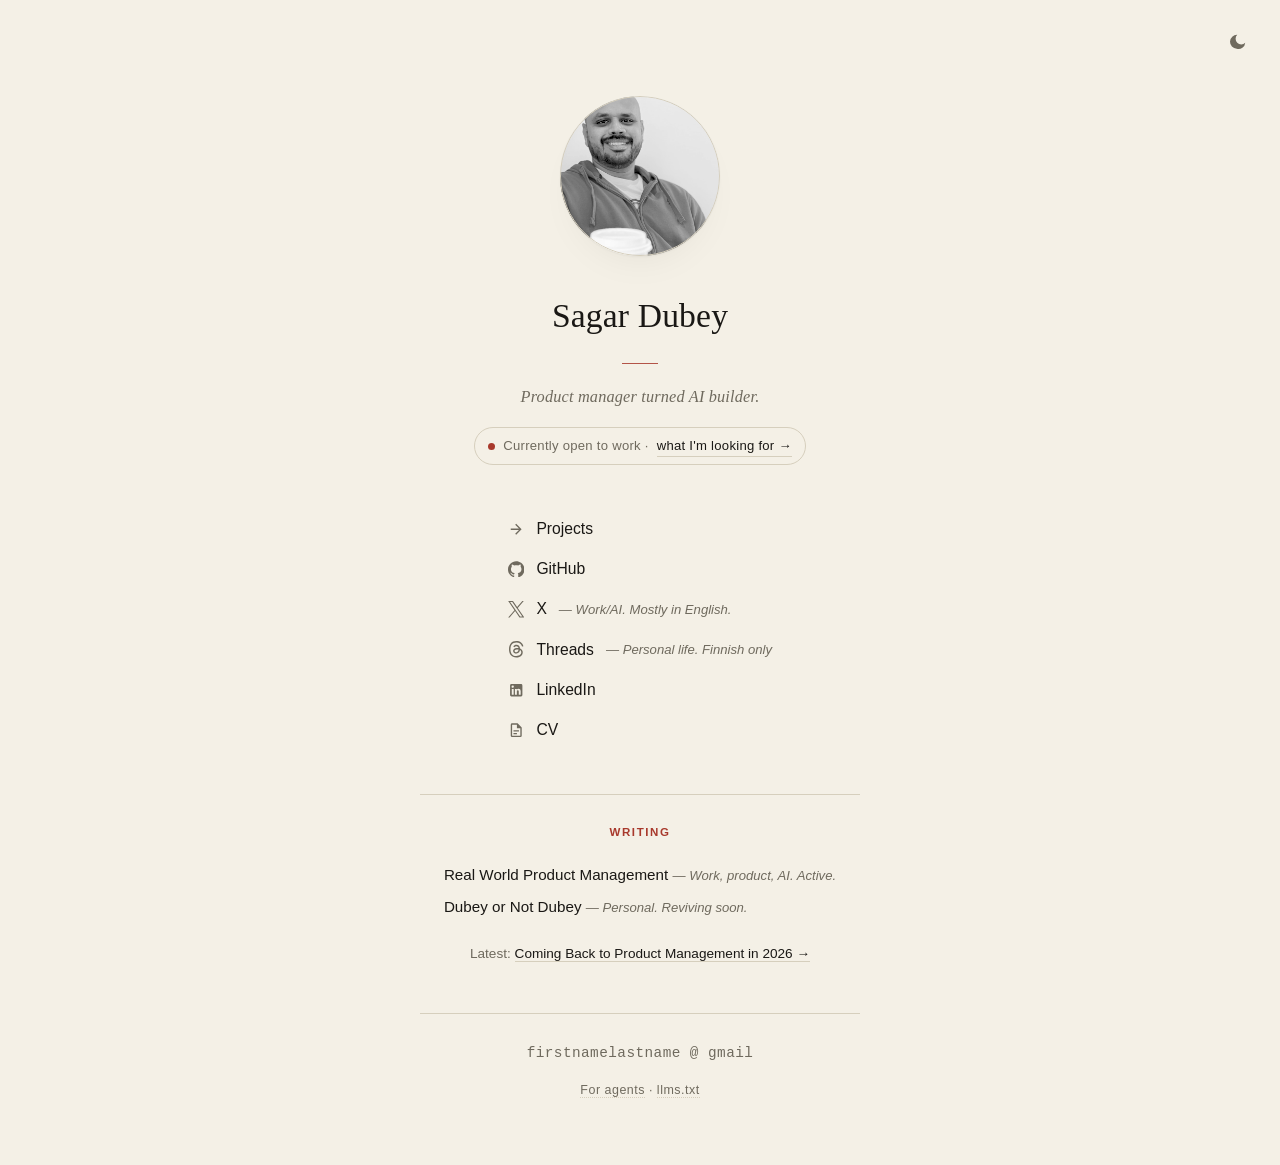
<file: index.html>
<!doctype html>
<html lang="en">
<head>
  <meta charset="utf-8" />
  <meta name="viewport" content="width=device-width, initial-scale=1" />
  <title>Sagar Dubey — Product manager turned AI builder</title>
  <meta name="description" content="Product manager with 15 years of experience, now building with AI. Open to work — full-time or contract, in person across UAE and Europe, remote globally." />

  <meta property="og:type" content="website" />
  <meta property="og:site_name" content="Sagar Dubey" />
  <meta property="og:title" content="Sagar Dubey — Product manager turned AI builder" />
  <meta property="og:description" content="15 years in product, now building with AI. Open to work across UAE, Europe, and remote." />
  <meta property="og:url" content="https://sagardubey.com/" />
  <meta property="og:image" content="https://sagardubey.com/og.jpg" />
  <meta property="og:image:width" content="1200" />
  <meta property="og:image:height" content="630" />
  <meta property="og:image:alt" content="Sagar Dubey — Product manager turned AI builder" />

  <meta name="twitter:card" content="summary_large_image" />
  <meta name="twitter:site" content="@dubeyornotdubey" />
  <meta name="twitter:creator" content="@dubeyornotdubey" />
  <meta name="twitter:title" content="Sagar Dubey — Product manager turned AI builder" />
  <meta name="twitter:description" content="15 years in product, now building with AI. Open to work across UAE, Europe, and remote." />
  <meta name="twitter:image" content="https://sagardubey.com/og.jpg" />

  <link rel="stylesheet" href="style.css" />
  <script>
    // Restore manual theme override before paint to avoid flash.
    (function () {
      try {
        var t = localStorage.getItem('theme');
        if (t === 'dark' || t === 'light') {
          document.documentElement.setAttribute('data-theme', t);
        }
      } catch (e) {}
    })();
  </script>
</head>
<body>
  <svg width="0" height="0" style="position:absolute" aria-hidden="true">
    <defs>
      <filter id="portrait">
        <feColorMatrix type="matrix" values="0.33 0.33 0.33 0 0
                                             0.33 0.33 0.33 0 0
                                             0.33 0.33 0.33 0 0
                                             0    0    0    1 0"/>
        <feComponentTransfer>
          <feFuncR tableValues="0.18 0.55 0.97"/>
          <feFuncG tableValues="0.10 0.38 0.93"/>
          <feFuncB tableValues="0.08 0.28 0.85"/>
        </feComponentTransfer>
      </filter>
    </defs>
  </svg>

  <button class="toggle" type="button" aria-label="Toggle theme" title="Toggle theme" onclick="toggleTheme()">
    <svg class="sun" viewBox="0 0 24 24" aria-hidden="true"><path fill="currentColor" d="M12 7a5 5 0 1 0 0 10 5 5 0 0 0 0-10zm0-5a1 1 0 0 1 1 1v2a1 1 0 1 1-2 0V3a1 1 0 0 1 1-1zm0 17a1 1 0 0 1 1 1v2a1 1 0 1 1-2 0v-2a1 1 0 0 1 1-1zM4.22 4.22a1 1 0 0 1 1.42 0l1.41 1.41a1 1 0 0 1-1.41 1.42L4.22 5.64a1 1 0 0 1 0-1.42zm12.73 12.73a1 1 0 0 1 1.41 0l1.42 1.41a1 1 0 0 1-1.42 1.42l-1.41-1.42a1 1 0 0 1 0-1.41zM2 12a1 1 0 0 1 1-1h2a1 1 0 1 1 0 2H3a1 1 0 0 1-1-1zm17 0a1 1 0 0 1 1-1h2a1 1 0 1 1 0 2h-2a1 1 0 0 1-1-1zM4.22 19.78a1 1 0 0 1 0-1.42l1.41-1.41a1 1 0 1 1 1.42 1.41l-1.42 1.42a1 1 0 0 1-1.41 0zm12.73-12.73a1 1 0 0 1 0-1.42l1.41-1.41a1 1 0 1 1 1.42 1.42l-1.42 1.41a1 1 0 0 1-1.41 0z"/></svg>
    <svg class="moon" viewBox="0 0 24 24" aria-hidden="true"><path fill="currentColor" d="M21.64 13a9 9 0 0 1-11.31 7.95A9 9 0 0 1 11 2.36a7 7 0 0 0 10.64 10.64z"/></svg>
  </button>
  <script>
    function toggleTheme() {
      var html = document.documentElement;
      var current = html.getAttribute('data-theme')
        || (window.matchMedia('(prefers-color-scheme: dark)').matches ? 'dark' : 'light');
      var next = current === 'dark' ? 'light' : 'dark';
      html.setAttribute('data-theme', next);
      try { localStorage.setItem('theme', next); } catch (e) {}
    }
  </script>

  <main class="card">
    <div class="avatar-frame portrait">
      <img src="profile-photo.jpeg" alt="Sagar Dubey" />
    </div>

    <h1>Sagar Dubey</h1>
    <span class="rule" aria-hidden="true"></span>
    <p class="tagline">Product manager turned AI builder.</p>
    <p class="status">
      <span class="dot" aria-hidden="true"></span>
      Currently open to work · <a href="work.html">what I'm looking for →</a>
    </p>

    <ul class="links">
      <li>
        <a href="projects.html">
          <svg class="icon" viewBox="0 0 24 24" aria-hidden="true"><path fill="currentColor" d="M4 11v2h12l-5.5 5.5l1.42 1.42L19.84 12l-7.92-7.92L10.5 5.5L16 11z"/></svg>
          <span>Projects</span>
        </a>
      </li>
      <li>
        <a href="https://github.com/sagarinbabel" target="_blank" rel="noopener">
          <svg class="icon" viewBox="0 0 24 24" aria-hidden="true"><path fill="currentColor" d="M12 .297c-6.63 0-12 5.373-12 12 0 5.303 3.438 9.8 8.205 11.385.6.113.82-.258.82-.577 0-.285-.01-1.04-.015-2.04-3.338.724-4.042-1.61-4.042-1.61C4.422 18.07 3.633 17.7 3.633 17.7c-1.087-.744.084-.729.084-.729 1.205.084 1.838 1.236 1.838 1.236 1.07 1.835 2.809 1.305 3.495.998.108-.776.417-1.305.76-1.605-2.665-.3-5.466-1.332-5.466-5.93 0-1.31.465-2.38 1.235-3.22-.135-.303-.54-1.523.105-3.176 0 0 1.005-.322 3.3 1.23.96-.267 1.98-.399 3-.405 1.02.006 2.04.138 3 .405 2.28-1.552 3.285-1.23 3.285-1.23.645 1.653.24 2.873.12 3.176.765.84 1.23 1.91 1.23 3.22 0 4.61-2.805 5.625-5.475 5.92.42.36.81 1.096.81 2.22 0 1.606-.015 2.896-.015 3.286 0 .315.21.69.825.57C20.565 22.092 24 17.592 24 12.297c0-6.627-5.373-12-12-12"/></svg>
          <span>GitHub</span>
        </a>
      </li>
      <li>
        <a href="https://x.com/dubeyornotdubey" target="_blank" rel="noopener">
          <svg class="icon" viewBox="0 0 24 24" aria-hidden="true"><path fill="currentColor" d="M14.234 10.162 22.977 0h-2.072l-7.591 8.824L7.251 0H.258l9.168 13.343L.258 24H2.33l8.016-9.318L16.749 24h6.993zm-2.837 3.299-.929-1.329L3.076 1.56h3.182l5.965 8.532.929 1.329 7.754 11.09h-3.182z"/></svg>
          <span>X</span>
          <span class="note">— Work/AI. Mostly in English.</span>
        </a>
      </li>
      <li>
        <a href="https://www.threads.net/@sagar_at_home" target="_blank" rel="noopener">
          <svg class="icon" viewBox="0 0 24 24" aria-hidden="true"><path fill="currentColor" d="M12.186 24h-.007c-3.581-.024-6.334-1.205-8.184-3.509C2.35 18.44 1.5 15.586 1.472 12.01v-.017c.03-3.579.879-6.43 2.525-8.482C5.845 1.205 8.6.024 12.18 0h.014c2.746.02 5.043.725 6.826 2.098 1.677 1.29 2.858 3.13 3.509 5.467l-2.04.569c-1.104-3.96-3.898-5.984-8.304-6.015-2.91.022-5.11.936-6.54 2.717C4.307 6.504 3.616 8.914 3.589 12c.027 3.086.718 5.496 2.057 7.164 1.43 1.783 3.631 2.698 6.54 2.717 2.623-.02 4.358-.631 5.8-2.045 1.647-1.613 1.618-3.593 1.09-4.798-.31-.71-.873-1.3-1.634-1.75-.192 1.352-.622 2.446-1.284 3.272-.886 1.102-2.14 1.704-3.73 1.79-1.202.065-2.361-.218-3.259-.801-1.063-.689-1.685-1.74-1.752-2.964-.065-1.19.408-2.285 1.33-3.082.88-.76 2.119-1.207 3.583-1.291a13.853 13.853 0 0 1 3.02.142c-.126-.742-.375-1.332-.75-1.757-.513-.586-1.308-.883-2.359-.89h-.029c-.844 0-1.992.232-2.721 1.32L7.734 7.847c.98-1.454 2.568-2.256 4.478-2.256h.044c3.194.02 5.097 1.975 5.287 5.388.108.046.216.094.321.142 1.49.7 2.58 1.761 3.154 3.07.797 1.82.871 4.79-1.548 7.158-1.85 1.81-4.094 2.628-7.277 2.65Zm1.003-11.69c-.242 0-.487.007-.739.021-1.836.103-2.98.946-2.916 2.143.067 1.256 1.452 1.839 2.784 1.767 1.224-.065 2.818-.543 3.086-3.71a10.5 10.5 0 0 0-2.215-.221z"/></svg>
          <span>Threads</span>
          <span class="note">— Personal life. Finnish only</span>
        </a>
      </li>
      <li>
        <a href="https://www.linkedin.com/in/dubeysagar/" target="_blank" rel="noopener">
          <svg class="icon" viewBox="0 0 24 24" aria-hidden="true"><path fill="currentColor" d="M19 3a2 2 0 0 1 2 2v14a2 2 0 0 1-2 2H5a2 2 0 0 1-2-2V5a2 2 0 0 1 2-2zm-.5 15.5v-5.3a3.26 3.26 0 0 0-3.26-3.26c-.85 0-1.84.52-2.32 1.3v-1.11h-2.79v8.37h2.79v-4.93c0-.77.62-1.4 1.39-1.4a1.4 1.4 0 0 1 1.4 1.4v4.93zM6.88 8.56a1.68 1.68 0 0 0 1.68-1.68c0-.93-.75-1.69-1.68-1.69a1.69 1.69 0 0 0-1.69 1.69c0 .93.76 1.68 1.69 1.68m1.39 9.94v-8.37H5.5v8.37z"/></svg>
          <span>LinkedIn</span>
        </a>
      </li>
      <li>
        <a href="cv.pdf" target="_blank" rel="noopener">
          <svg class="icon" viewBox="0 0 24 24" aria-hidden="true"><path fill="currentColor" d="M6 2a2 2 0 0 0-2 2v16a2 2 0 0 0 2 2h12a2 2 0 0 0 2-2V8l-6-6zm0 2h7v5h5v11H6zm2 8v2h8v-2zm0 4v2h5v-2z"/></svg>
          <span>CV</span>
        </a>
      </li>
    </ul>

    <section class="writing">
      <h2>Writing</h2>
      <ul>
        <li>
          <a href="https://productmanagement.substack.com/" target="_blank" rel="noopener">
            <span class="pub">Real World Product Management</span>
          </a>
          <span class="note">— Work, product, AI. Active.</span>
        </li>
        <li>
          <a href="https://sagardubey.substack.com/" target="_blank" rel="noopener">
            <span class="pub">Dubey or Not Dubey</span>
          </a>
          <span class="note">— Personal. Reviving soon.</span>
        </li>
      </ul>
      <p class="latest">
        Latest: <a href="https://productmanagement.substack.com/p/coming-back-to-product-management" target="_blank" rel="noopener">Coming Back to Product Management in 2026 →</a>
      </p>
    </section>

    <p class="contact">firstnamelastname @ gmail</p>

    <p class="agents-link">
      <a href="agents.md">For agents</a>
      <span aria-hidden="true"> · </span>
      <a href="llms.txt">llms.txt</a>
    </p>
  </main>
</body>
</html>
</file>
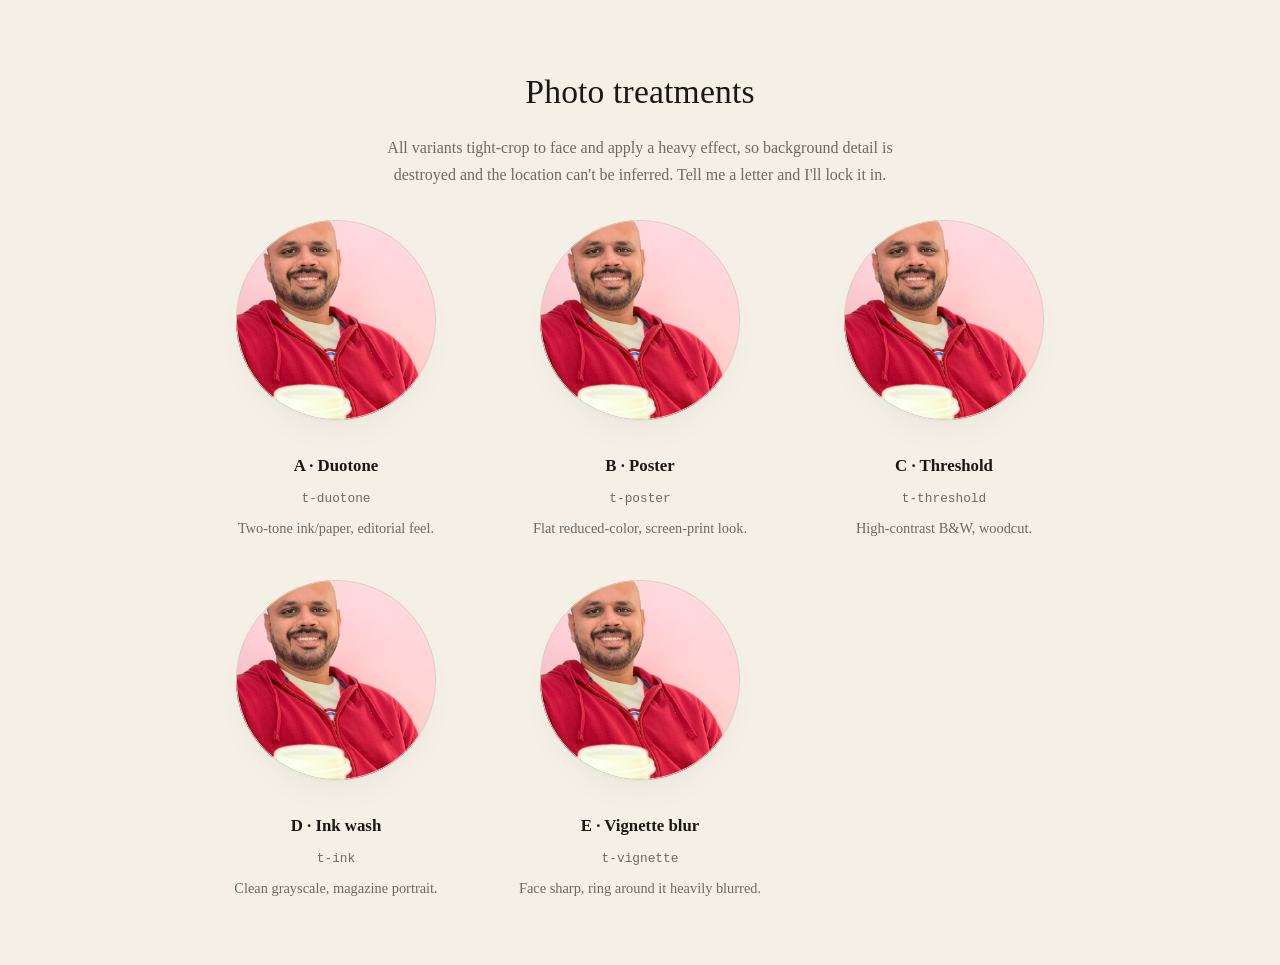
<file: photo-options.html>
<!doctype html>
<html lang="en">
<head>
  <meta charset="utf-8" />
  <meta name="viewport" content="width=device-width, initial-scale=1" />
  <title>Photo treatments — pick one</title>
  <link rel="stylesheet" href="style.css" />
  <style>
    body { display: block; padding: 4rem 1.5rem; }
    .grid {
      display: grid;
      grid-template-columns: repeat(auto-fit, minmax(220px, 1fr));
      gap: 2.5rem 2rem;
      max-width: 880px;
      margin: 2rem auto 0;
    }
    .opt { text-align: center; }
    .opt .avatar-frame { width: 200px; height: 200px; }
    .opt h3 { margin: 1rem 0 0.25rem; font-size: 1.05rem; font-weight: 600; }
    .opt code {
      color: var(--muted);
      font-size: 0.8rem;
      font-family: ui-monospace, "SF Mono", Menlo, monospace;
    }
    .opt p { color: var(--muted); font-size: 0.9rem; margin: 0.4rem 0 0; }
    header { text-align: center; max-width: 560px; margin: 0 auto; }
    header h1 { margin-bottom: 0.5rem; }
    header p { color: var(--muted); }
  </style>
</head>
<body>
  <svg width="0" height="0" style="position:absolute" aria-hidden="true">
    <defs>
      <filter id="duotone">
        <feColorMatrix type="matrix" values="0.33 0.33 0.33 0 0
                                             0.33 0.33 0.33 0 0
                                             0.33 0.33 0.33 0 0
                                             0    0    0    1 0"/>
        <feComponentTransfer>
          <feFuncR tableValues="0.10 0.30 0.96"/>
          <feFuncG tableValues="0.12 0.35 0.92"/>
          <feFuncB tableValues="0.25 0.50 0.85"/>
        </feComponentTransfer>
      </filter>
      <filter id="poster">
        <feComponentTransfer>
          <feFuncR type="discrete" tableValues="0 .4 .8"/>
          <feFuncG type="discrete" tableValues="0 .4 .8"/>
          <feFuncB type="discrete" tableValues="0 .4 .8"/>
        </feComponentTransfer>
      </filter>
      <filter id="threshold">
        <feColorMatrix type="matrix" values="0.33 0.33 0.33 0 0
                                             0.33 0.33 0.33 0 0
                                             0.33 0.33 0.33 0 0
                                             0    0    0    1 0"/>
        <feComponentTransfer>
          <feFuncR type="discrete" tableValues="0.05 0.98"/>
          <feFuncG type="discrete" tableValues="0.05 0.98"/>
          <feFuncB type="discrete" tableValues="0.10 0.95"/>
        </feComponentTransfer>
      </filter>
      <filter id="vignette-blur" x="0" y="0" width="100%" height="100%">
        <feGaussianBlur in="SourceGraphic" stdDeviation="14" result="blurred"/>
        <feImage xlink:href="data:image/svg+xml;utf8,<svg xmlns='http://www.w3.org/2000/svg' viewBox='0 0 100 100'><defs><radialGradient id='g' cx='50%25' cy='40%25' r='38%25'><stop offset='0%25' stop-color='white'/><stop offset='70%25' stop-color='white'/><stop offset='100%25' stop-color='black'/></radialGradient></defs><rect width='100' height='100' fill='url(%23g)'/></svg>" result="mask" x="0" y="0" width="100%" height="100%" preserveAspectRatio="none"/>
        <feComposite in="SourceGraphic" in2="mask" operator="in" result="sharpCenter"/>
        <feComposite in="blurred" in2="mask" operator="out" result="blurredEdge"/>
        <feMerge>
          <feMergeNode in="blurredEdge"/>
          <feMergeNode in="sharpCenter"/>
        </feMerge>
      </filter>
    </defs>
  </svg>

  <header>
    <h1>Photo treatments</h1>
    <p>All variants tight-crop to face and apply a heavy effect, so background detail is destroyed and the location can't be inferred. Tell me a letter and I'll lock it in.</p>
  </header>

  <div class="grid">
    <div class="opt">
      <div class="avatar-frame t-duotone"><img src="profile-photo.jpeg" alt="" /></div>
      <h3>A · Duotone</h3>
      <code>t-duotone</code>
      <p>Two-tone ink/paper, editorial feel.</p>
    </div>
    <div class="opt">
      <div class="avatar-frame t-poster"><img src="profile-photo.jpeg" alt="" /></div>
      <h3>B · Poster</h3>
      <code>t-poster</code>
      <p>Flat reduced-color, screen-print look.</p>
    </div>
    <div class="opt">
      <div class="avatar-frame t-threshold"><img src="profile-photo.jpeg" alt="" /></div>
      <h3>C · Threshold</h3>
      <code>t-threshold</code>
      <p>High-contrast B&amp;W, woodcut.</p>
    </div>
    <div class="opt">
      <div class="avatar-frame t-ink"><img src="profile-photo.jpeg" alt="" /></div>
      <h3>D · Ink wash</h3>
      <code>t-ink</code>
      <p>Clean grayscale, magazine portrait.</p>
    </div>
    <div class="opt">
      <div class="avatar-frame t-vignette"><img src="profile-photo.jpeg" alt="" /></div>
      <h3>E · Vignette blur</h3>
      <code>t-vignette</code>
      <p>Face sharp, ring around it heavily blurred.</p>
    </div>
  </div>
</body>
</html>
</file>
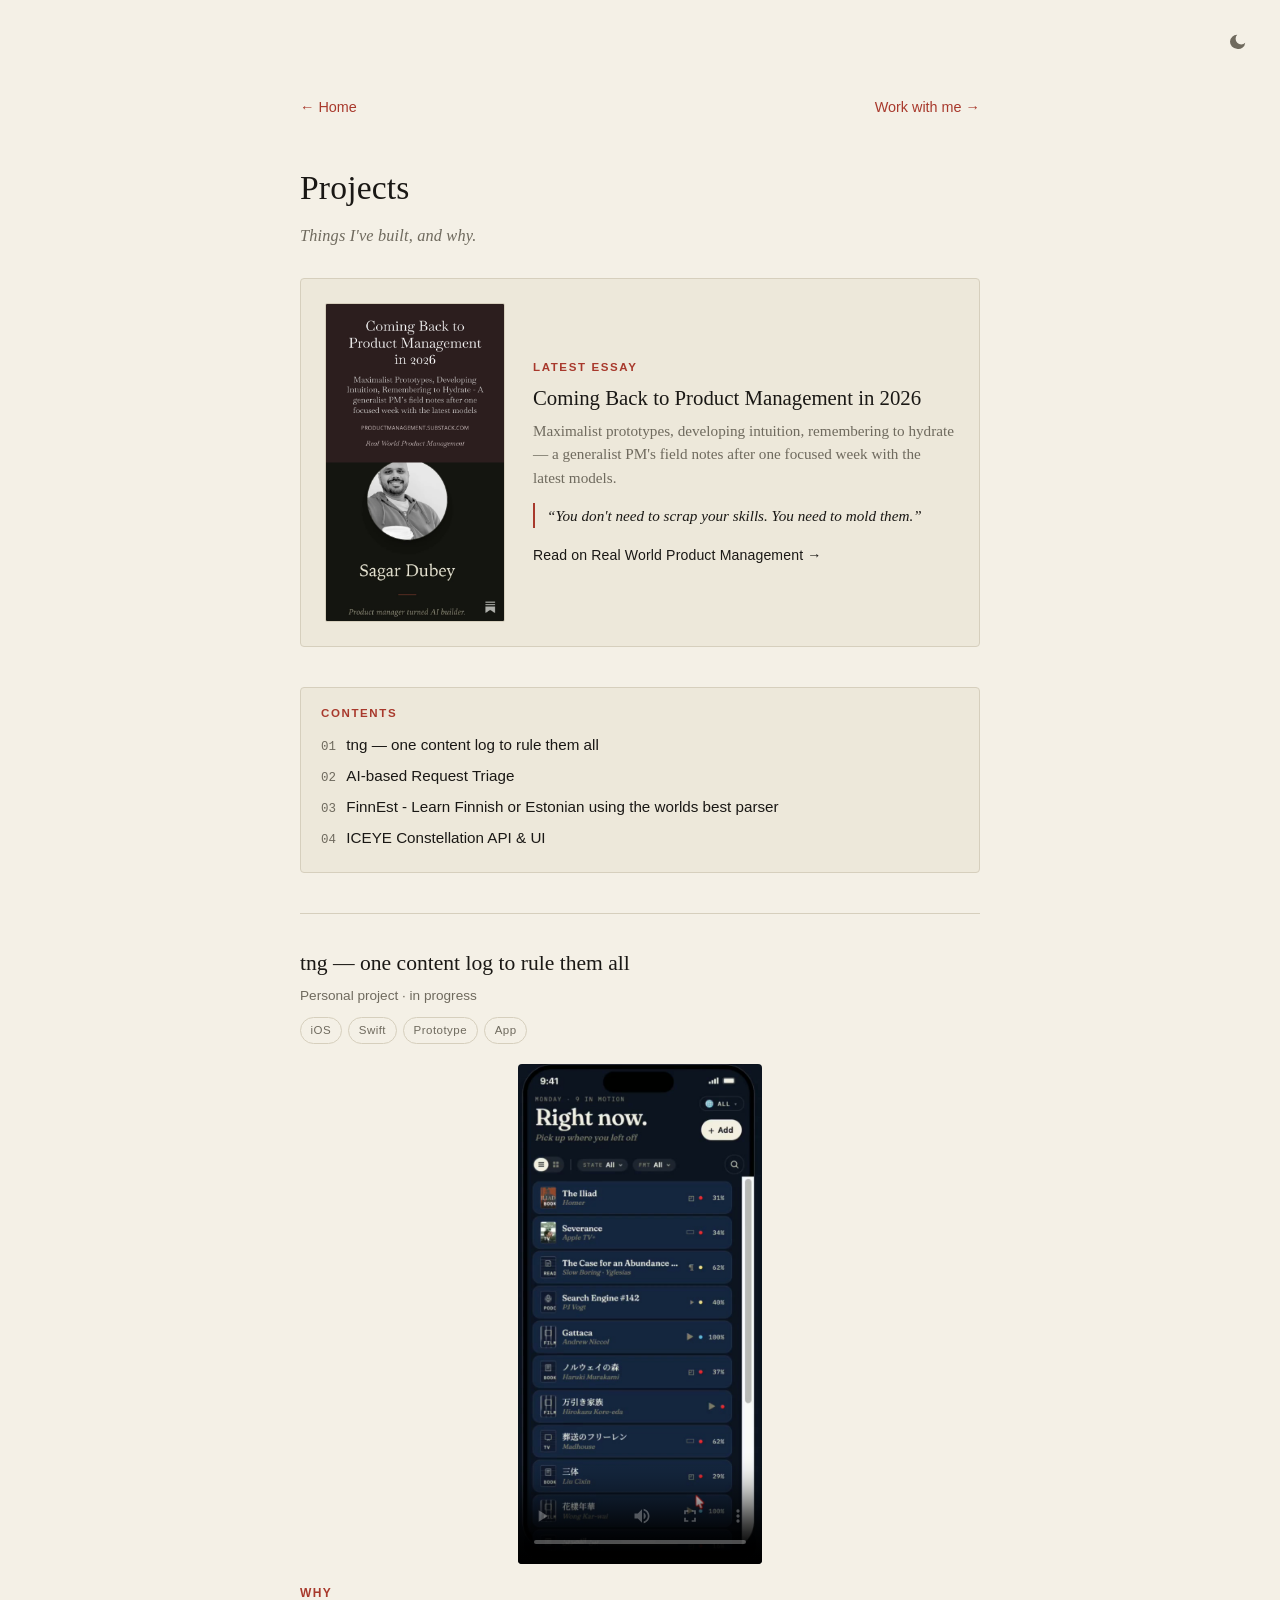
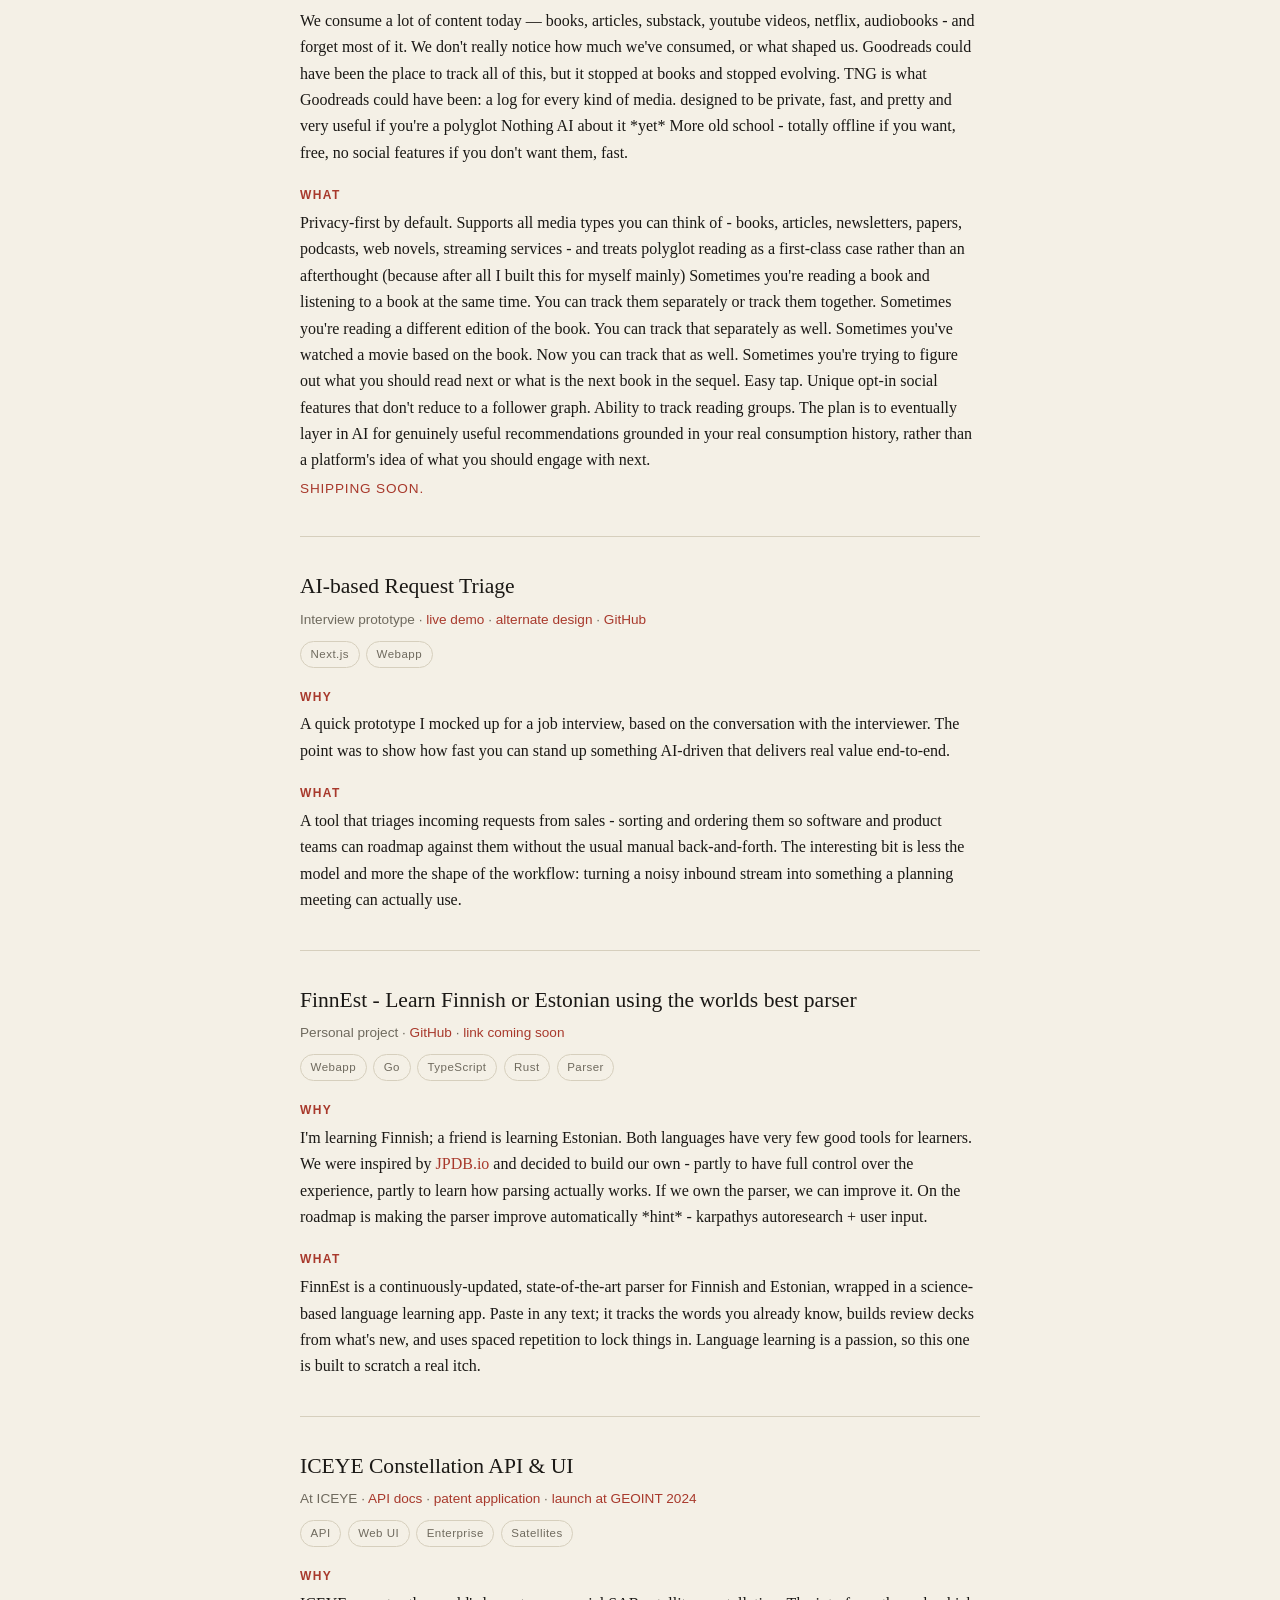
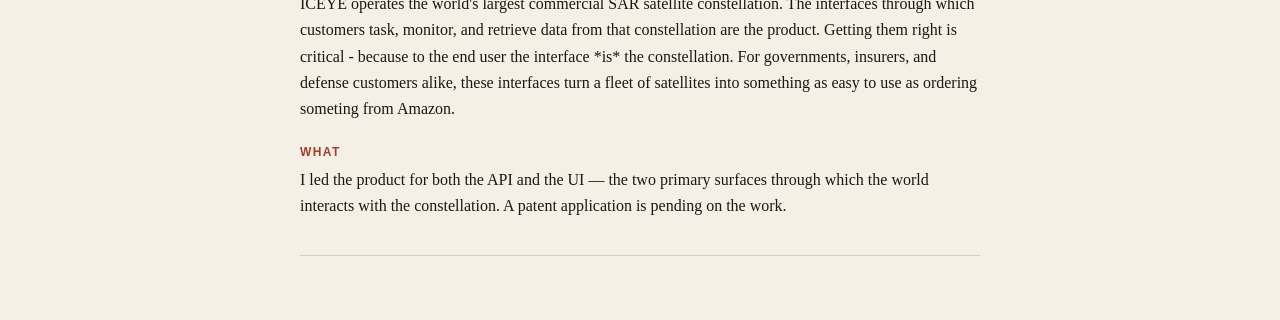
<file: projects.html>
<!doctype html>
<html lang="en">
<head>
  <meta charset="utf-8" />
  <meta name="viewport" content="width=device-width, initial-scale=1" />
  <title>Projects — Sagar Dubey</title>
  <meta name="description" content="Selected projects by Sagar Dubey — TNG (a reading log for everything you read), AI-based request triage, FinnEst, ICEYE Constellation API." />

  <meta property="og:type" content="website" />
  <meta property="og:site_name" content="Sagar Dubey" />
  <meta property="og:title" content="Projects — Sagar Dubey" />
  <meta property="og:description" content="Things I've built, and why. Reading log, AI triage, Finnish/Estonian parser, satellite constellation API." />
  <meta property="og:url" content="https://sagardubey.com/projects" />
  <meta property="og:image" content="https://sagardubey.com/og.jpg" />
  <meta property="og:image:width" content="1200" />
  <meta property="og:image:height" content="630" />
  <meta property="og:image:alt" content="Sagar Dubey — Product manager turned AI builder" />

  <meta name="twitter:card" content="summary_large_image" />
  <meta name="twitter:site" content="@dubeyornotdubey" />
  <meta name="twitter:creator" content="@dubeyornotdubey" />
  <meta name="twitter:title" content="Projects — Sagar Dubey" />
  <meta name="twitter:description" content="Things I've built, and why." />
  <meta name="twitter:image" content="https://sagardubey.com/og.jpg" />

  <link rel="stylesheet" href="style.css" />
  <script>
    (function () {
      try {
        var t = localStorage.getItem('theme');
        if (t === 'dark' || t === 'light') {
          document.documentElement.setAttribute('data-theme', t);
        }
      } catch (e) {}
    })();
  </script>
</head>
<body>
  <button class="toggle" type="button" aria-label="Toggle theme" title="Toggle theme" onclick="toggleTheme()">
    <svg class="sun" viewBox="0 0 24 24" aria-hidden="true"><path fill="currentColor" d="M12 7a5 5 0 1 0 0 10 5 5 0 0 0 0-10zm0-5a1 1 0 0 1 1 1v2a1 1 0 1 1-2 0V3a1 1 0 0 1 1-1zm0 17a1 1 0 0 1 1 1v2a1 1 0 1 1-2 0v-2a1 1 0 0 1 1-1zM4.22 4.22a1 1 0 0 1 1.42 0l1.41 1.41a1 1 0 0 1-1.41 1.42L4.22 5.64a1 1 0 0 1 0-1.42zm12.73 12.73a1 1 0 0 1 1.41 0l1.42 1.41a1 1 0 0 1-1.42 1.42l-1.41-1.42a1 1 0 0 1 0-1.41zM2 12a1 1 0 0 1 1-1h2a1 1 0 1 1 0 2H3a1 1 0 0 1-1-1zm17 0a1 1 0 0 1 1-1h2a1 1 0 1 1 0 2h-2a1 1 0 0 1-1-1zM4.22 19.78a1 1 0 0 1 0-1.42l1.41-1.41a1 1 0 1 1 1.42 1.41l-1.42 1.42a1 1 0 0 1-1.41 0zm12.73-12.73a1 1 0 0 1 0-1.42l1.41-1.41a1 1 0 1 1 1.42 1.42l-1.42 1.41a1 1 0 0 1-1.41 0z"/></svg>
    <svg class="moon" viewBox="0 0 24 24" aria-hidden="true"><path fill="currentColor" d="M21.64 13a9 9 0 0 1-11.31 7.95A9 9 0 0 1 11 2.36a7 7 0 0 0 10.64 10.64z"/></svg>
  </button>
  <script>
    function toggleTheme() {
      var html = document.documentElement;
      var current = html.getAttribute('data-theme')
        || (window.matchMedia('(prefers-color-scheme: dark)').matches ? 'dark' : 'light');
      var next = current === 'dark' ? 'light' : 'dark';
      html.setAttribute('data-theme', next);
      try { localStorage.setItem('theme', next); } catch (e) {}
    }
  </script>

  <main class="card wide">
    <p class="back">
      <a href="index.html">← Home</a>
      <a href="work.html">Work with me →</a>
    </p>
    <h1>Projects</h1>
    <p class="tagline">Things I've built, and why.</p>

    <a class="writing-highlight" href="https://productmanagement.substack.com/p/coming-back-to-product-management" target="_blank" rel="noopener">
      <img class="writing-highlight-cover" src="assets/coming-back-to-pm.jpg" alt="Coming Back to Product Management in 2026 — essay cover" />
      <div class="writing-highlight-body">
        <p class="writing-highlight-label">Latest essay</p>
        <h2>Coming Back to Product Management in 2026</h2>
        <p class="writing-highlight-dek">Maximalist prototypes, developing intuition, remembering to hydrate — a generalist PM's field notes after one focused week with the latest models.</p>
        <p class="writing-highlight-quote">&ldquo;You don't need to scrap your skills. You need to mold them.&rdquo;</p>
        <p class="writing-highlight-cta">Read on Real World Product Management →</p>
      </div>
    </a>

    <nav class="toc" aria-label="Project list">
      <p class="toc-label">Contents</p>
      <ol>
        <li><a href="#tng">tng — one content log to rule them all</a></li>
        <li><a href="#ai-request-triage">AI-based Request Triage</a></li>
        <li><a href="#finnest">FinnEst - Learn Finnish or Estonian using the worlds best parser</a></li>
        <li><a href="#iceye">ICEYE Constellation API &amp; UI</a></li>
      </ol>
    </nav>

    <article class="project" id="tng">
      <h2>tng — one content log to rule them all</h2>
      <p class="meta">
        Personal project · in progress
      </p>
      <ul class="tags" aria-label="Stack and type">
        <li>iOS</li>
        <li>Swift</li>
        <li>Prototype</li>
        <li>App</li>
      </ul>

      <video class="project-video"
             controls
             playsinline
             preload="metadata"
             poster="tng-poster.jpg">
        <source src="tng-prototype.mp4" type="video/mp4" />
        Your browser does not support embedded video.
      </video>

      <h3>Why</h3>
      <p>
        We consume a lot of content today — books, articles, substack, youtube videos, netflix, audiobooks - and forget most of it. 
        We don't really notice how much we've consumed, or
        what shaped us. Goodreads could have been the place to track all
        of this, but it stopped at books and stopped evolving. 
        
        TNG is what Goodreads could have been: a log for every kind of
        media. 
        designed to be private, fast, and pretty and very useful if you're a polyglot

        Nothing AI about it *yet* More old school - totally offline if you want, free, no social features if you don't want them, fast. 
      </p>
      <h3>What</h3>
      <p>
        Privacy-first by default. Supports all media types you can think of - books,
        articles, newsletters, papers, podcasts, web novels, streaming services - and treats polyglot reading as a
        first-class case rather than an afterthought (because after all I built this for myself mainly)

        Sometimes you're reading a book and listening to a book at the same time. You can track them separately or track them together. Sometimes you're reading a different edition of the book. You can track that separately as well. Sometimes you've watched a movie based on the book. Now you can track that as well. Sometimes you're trying to figure out what you should read next or what is the next book in the sequel. Easy tap. 
        
        Unique opt-in social features that don't reduce to a follower graph. Ability to track reading groups.
        The plan is to eventually layer in AI for genuinely useful recommendations grounded in your real consumption history, rather than a platform's idea of what you should engage with next.
      </p>
      <p class="coming-soon">Shipping soon.</p>
    </article>

    <article class="project" id="ai-request-triage">
      <h2>AI-based Request Triage</h2>
      <p class="meta">
        Interview prototype ·
        <a href="https://ai-request-triage.vercel.app" target="_blank" rel="noopener">live demo</a> ·
        <a href="https://ai-request-triage.vercel.app/prototype" target="_blank" rel="noopener">alternate design</a> ·
        <a href="https://github.com/sagarinbabel/solid-octo-sniffle" target="_blank" rel="noopener">GitHub</a>
      </p>
      <ul class="tags" aria-label="Stack and type">
        <li>Next.js</li>
        <li>Webapp</li>
      </ul>
      <h3>Why</h3>
      <p>
        A quick prototype I mocked up for a job interview, based on
        the conversation with the interviewer. The point was to show
        how fast you can stand up something AI-driven that delivers
        real value end-to-end.
      </p>
      <h3>What</h3>
      <p>
        A tool that triages incoming requests from sales - sorting and
        ordering them so software and product teams can roadmap against
        them without the usual manual back-and-forth. The interesting
        bit is less the model and more the shape of the workflow: turning
        a noisy inbound stream into something a planning meeting can
        actually use.
      </p>
    </article>

    <article class="project" id="finnest">
      <h2>FinnEst - Learn Finnish or Estonian using the worlds best parser</h2>
      <p class="meta">
        Personal project ·
        <a href="https://github.com/sagarinbabel/finnestdb" target="_blank" rel="noopener">GitHub</a> ·
        <a href="#" rel="noopener">link coming soon</a>
      </p>
      <ul class="tags" aria-label="Stack and type">
        <li>Webapp</li>
        <li>Go</li>
        <li>TypeScript</li>
        <li>Rust</li>
        <li>Parser</li>
      </ul>
      <h3>Why</h3>
      <p>
        I'm learning Finnish; a friend is learning Estonian. Both
        languages have very few good tools for learners. We were
        inspired by <a href="https://jpdb.io" target="_blank" rel="noopener">JPDB.io</a>
        and decided to build our own - partly to have full control over
        the experience, partly to learn how parsing actually works. If we own the parser, we can improve it. On the roadmap is making the parser improve automatically *hint* - karpathys autoresearch + user input. 
      </p>
      <h3>What</h3>
      <p>
        FinnEst is a continuously-updated, state-of-the-art parser
        for Finnish and Estonian, wrapped in a science-based language
        learning app. Paste in any text; it tracks the words you
        already know, builds review decks from what's new, and uses
        spaced repetition to lock things in. Language learning is
        a passion, so this one is built to scratch a real itch.
      </p>
    </article>

    <article class="project" id="iceye">
      <h2>ICEYE Constellation API &amp; UI</h2>
      <p class="meta">
        At ICEYE ·
        <a href="https://docs.iceye.com/constellation/api/" target="_blank" rel="noopener">API docs</a> ·
        <a href="https://patents.google.com/?inventor=Sagar+Dubey" target="_blank" rel="noopener">patent application</a> ·
        <a href="https://www.linkedin.com/posts/natalia-g%C3%B3mez-125869_geoint2024-iceye-ugcPost-7193248809001345025-a0ON" target="_blank" rel="noopener">launch at GEOINT 2024</a>
      </p>
      <ul class="tags" aria-label="Stack and type">
        <li>API</li>
        <li>Web UI</li>
        <li>Enterprise</li>
        <li>Satellites</li>
      </ul>
      <h3>Why</h3>
      <p>
        ICEYE operates the world's largest commercial SAR satellite
        constellation. 
        The interfaces through which customers task,
        monitor, and retrieve data from that constellation are the
        product. 
        Getting them right is critical - because to the end user the interface *is* the constellation.   
        For governments, insurers, and defense customers alike, these interfaces turn a fleet of satellites into something as easy to use as ordering someting from Amazon.
      </p>
      <h3>What</h3>
      <p>
        I led the product for both the API and the UI — the two
        primary surfaces through which the world interacts with the
        constellation. A patent application is pending on the work.
      </p>
    </article>
  </main>
</body>
</html>
</file>
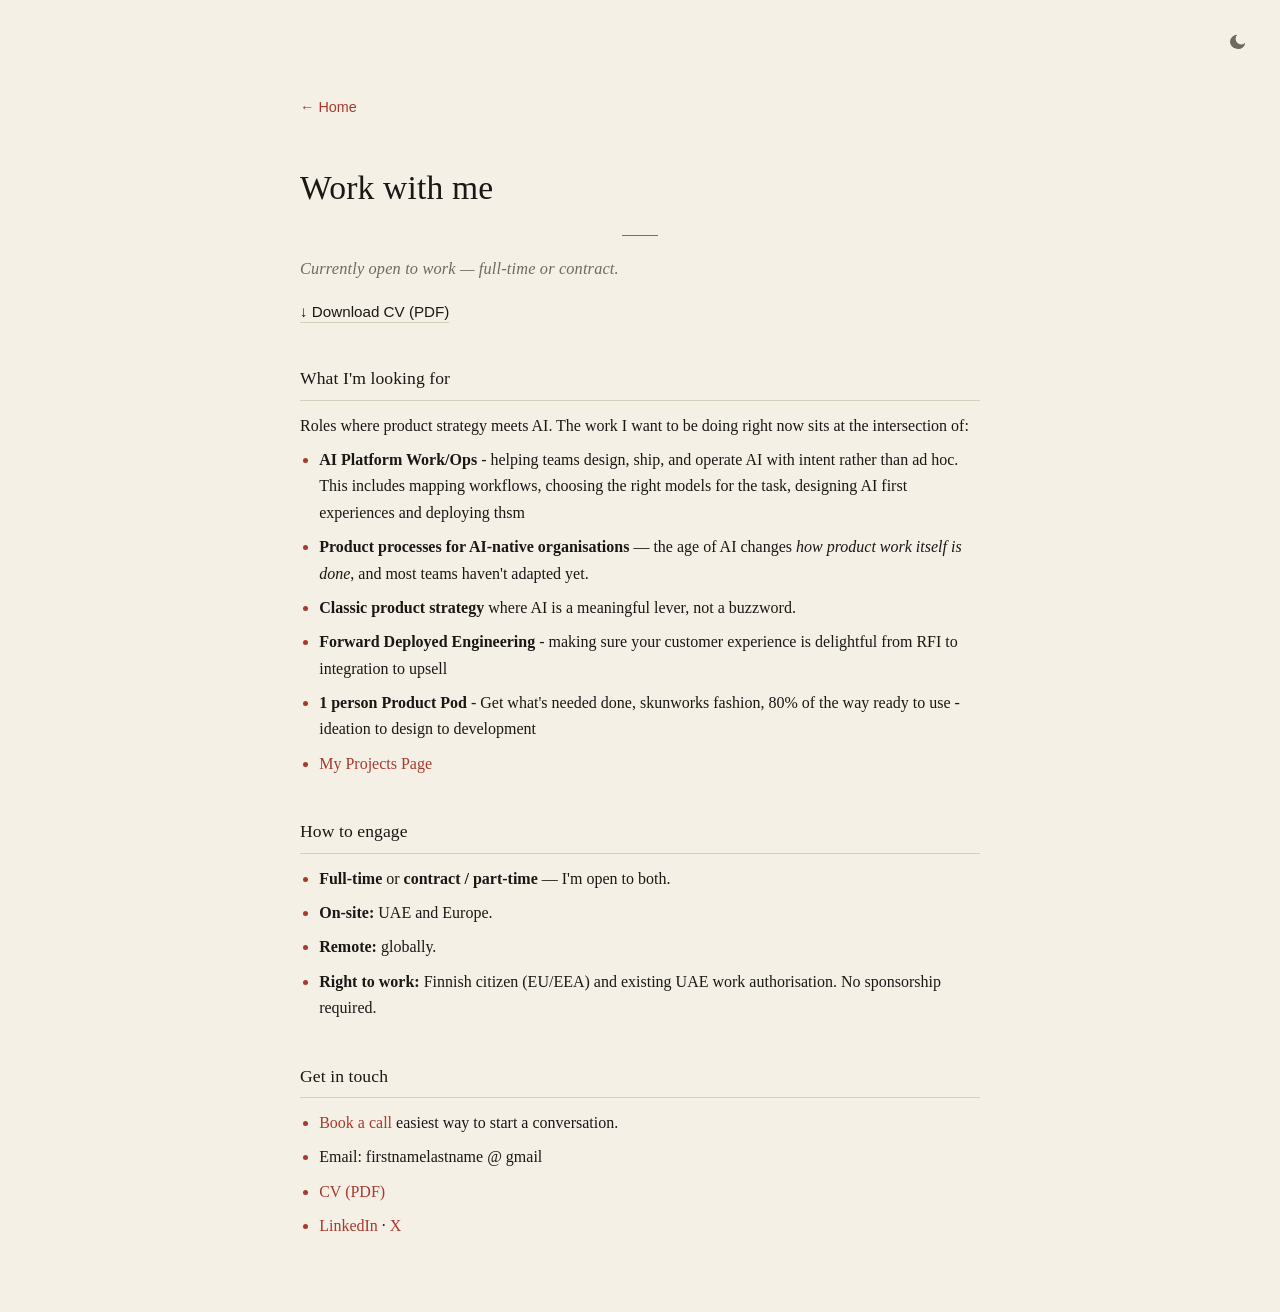
<file: work.html>
<!doctype html>
<html lang="en">
<head>
  <meta charset="utf-8" />
  <meta name="viewport" content="width=device-width, initial-scale=1" />
  <title>Work with me — Sagar Dubey</title>
  <meta name="description" content="Currently open to work — full-time or contract, in product + AI. On-site UAE and Europe, remote globally. Finnish citizen with UAE work authorisation, no sponsorship needed." />

  <meta property="og:type" content="website" />
  <meta property="og:site_name" content="Sagar Dubey" />
  <meta property="og:title" content="Work with me — Sagar Dubey" />
  <meta property="og:description" content="Currently open to work — full-time or contract, in product + AI. UAE, Europe, remote. No sponsorship needed." />
  <meta property="og:url" content="https://sagardubey.com/work" />
  <meta property="og:image" content="https://sagardubey.com/og.jpg" />
  <meta property="og:image:width" content="1200" />
  <meta property="og:image:height" content="630" />
  <meta property="og:image:alt" content="Sagar Dubey — Product manager turned AI builder" />

  <meta name="twitter:card" content="summary_large_image" />
  <meta name="twitter:site" content="@dubeyornotdubey" />
  <meta name="twitter:creator" content="@dubeyornotdubey" />
  <meta name="twitter:title" content="Work with me — Sagar Dubey" />
  <meta name="twitter:description" content="Currently open to work — full-time or contract, in product + AI. UAE, Europe, remote. No sponsorship needed." />
  <meta name="twitter:image" content="https://sagardubey.com/og.jpg" />

  <link rel="stylesheet" href="style.css" />
  <script>
    (function () {
      try {
        var t = localStorage.getItem('theme');
        if (t === 'dark' || t === 'light') {
          document.documentElement.setAttribute('data-theme', t);
        }
      } catch (e) {}
    })();
  </script>
</head>
<body>
  <button class="toggle" type="button" aria-label="Toggle theme" title="Toggle theme" onclick="toggleTheme()">
    <svg class="sun" viewBox="0 0 24 24" aria-hidden="true"><path fill="currentColor" d="M12 7a5 5 0 1 0 0 10 5 5 0 0 0 0-10zm0-5a1 1 0 0 1 1 1v2a1 1 0 1 1-2 0V3a1 1 0 0 1 1-1zm0 17a1 1 0 0 1 1 1v2a1 1 0 1 1-2 0v-2a1 1 0 0 1 1-1zM4.22 4.22a1 1 0 0 1 1.42 0l1.41 1.41a1 1 0 0 1-1.41 1.42L4.22 5.64a1 1 0 0 1 0-1.42zm12.73 12.73a1 1 0 0 1 1.41 0l1.42 1.41a1 1 0 0 1-1.42 1.42l-1.41-1.42a1 1 0 0 1 0-1.41zM2 12a1 1 0 0 1 1-1h2a1 1 0 1 1 0 2H3a1 1 0 0 1-1-1zm17 0a1 1 0 0 1 1-1h2a1 1 0 1 1 0 2h-2a1 1 0 0 1-1-1zM4.22 19.78a1 1 0 0 1 0-1.42l1.41-1.41a1 1 0 1 1 1.42 1.41l-1.42 1.42a1 1 0 0 1-1.41 0zm12.73-12.73a1 1 0 0 1 0-1.42l1.41-1.41a1 1 0 1 1 1.42 1.42l-1.42 1.41a1 1 0 0 1-1.41 0z"/></svg>
    <svg class="moon" viewBox="0 0 24 24" aria-hidden="true"><path fill="currentColor" d="M21.64 13a9 9 0 0 1-11.31 7.95A9 9 0 0 1 11 2.36a7 7 0 0 0 10.64 10.64z"/></svg>
  </button>
  <script>
    function toggleTheme() {
      var html = document.documentElement;
      var current = html.getAttribute('data-theme')
        || (window.matchMedia('(prefers-color-scheme: dark)').matches ? 'dark' : 'light');
      var next = current === 'dark' ? 'light' : 'dark';
      html.setAttribute('data-theme', next);
      try { localStorage.setItem('theme', next); } catch (e) {}
    }
  </script>

  <main class="card wide">
    <p class="back"><a href="index.html">← Home</a></p>

    <h1>Work with me</h1>
    <span class="rule" aria-hidden="true"></span>
    <p class="tagline">Currently open to work — full-time or contract.</p>

    <p class="cv-link">
      <a href="cv.pdf" target="_blank" rel="noopener">↓ Download CV (PDF)</a>
    </p>

    <section class="work-section">
      <h2>What I'm looking for</h2>
      <p>
        Roles where product strategy meets AI. The work
        I want to be doing right now sits at the intersection of:
      </p>
      <ul>
        <li><strong>AI Platform Work/Ops</strong> - helping teams design, ship, and operate AI with intent rather than ad hoc. This includes mapping workflows, choosing the right models for the task, designing AI first experiences and deploying thsm </li>
        <li><strong>Product processes for AI-native organisations</strong> — the age of AI changes <em>how product work itself is done</em>, and most teams haven't adapted yet.</li>
        <li><strong>Classic product strategy</strong> where AI is a meaningful lever, not a buzzword.</li>
        <li><strong>Forward Deployed Engineering</strong> - making sure your customer experience is delightful from RFI to integration to upsell</li>
        <li><strong>1 person Product Pod</strong> - Get what's needed done, skunworks fashion, 80% of the way ready to use - ideation to design to development</li>
        <li><a href="/projects">My Projects Page</a></li>
      </ul>
    </section>

    <section class="work-section">
      <h2>How to engage</h2>
      <ul>
        <li><strong>Full-time</strong> or <strong>contract / part-time</strong> — I'm open to both.</li>
        <li><strong>On-site:</strong> UAE and Europe.</li>
        <li><strong>Remote:</strong> globally.</li>
        <li><strong>Right to work:</strong> Finnish citizen (EU/EEA) and existing UAE work authorisation. No sponsorship required.</li>
      </ul>
    </section>

    <section class="work-section">
      <h2>Get in touch</h2>
      <ul>
        <li><a href="https://calendar.app.google/69H8YCoThzjbnme59" target="_blank" rel="noopener">Book a call</a> easiest way to start a conversation.</li>
        <li>Email: firstnamelastname @ gmail</li>
        <li><a href="cv.pdf" target="_blank" rel="noopener">CV (PDF)</a></li>
        <li><a href="https://www.linkedin.com/in/dubeysagar/" target="_blank" rel="noopener">LinkedIn</a> · <a href="https://x.com/dubeyornotdubey" target="_blank" rel="noopener">X</a></li>
      </ul>
    </section>
  </main>
</body>
</html>
</file>
<file: style.css>
/* Japanese-Finnish-American: washi paper + sumi ink + vermilion accent.
   Restraint, hairlines, generous negative space. */

/* Light theme — washi paper + sumi ink + vermilion. */
:root {
  --bg: #f4f0e6;
  --surface: #ede8da;
  --fg: #1a1815;
  --muted: #6f6a5e;
  --accent: #a8392c;
  --accent-hover: #862a20;
  --hairline: #d6cfbd;
  --shadow: 0 1px 2px rgba(0,0,0,.04), 0 18px 40px -20px rgba(0,0,0,.08);
}

/* Dark theme — sumi night. Applied when OS prefers dark
   AND no explicit manual override is set. */
@media (prefers-color-scheme: dark) {
  :root {
    --bg: #14130f;
    --surface: #1c1b16;
    --fg: #ebe5d3;
    --muted: #8c8674;
    --accent: #d6604e;
    --accent-hover: #e88472;
    --hairline: #2a2820;
    --shadow: 0 1px 2px rgba(0,0,0,.3), 0 18px 40px -20px rgba(0,0,0,.5);
  }
}

/* Manual overrides — set by the toggle, persisted in localStorage.
   Attribute selectors override the media query above. */
html[data-theme="light"] {
  --bg: #f4f0e6;
  --surface: #ede8da;
  --fg: #1a1815;
  --muted: #6f6a5e;
  --accent: #a8392c;
  --accent-hover: #862a20;
  --hairline: #d6cfbd;
  --shadow: 0 1px 2px rgba(0,0,0,.04), 0 18px 40px -20px rgba(0,0,0,.08);
}

html[data-theme="dark"] {
  --bg: #14130f;
  --surface: #1c1b16;
  --fg: #ebe5d3;
  --muted: #8c8674;
  --accent: #d6604e;
  --accent-hover: #e88472;
  --hairline: #2a2820;
  --shadow: 0 1px 2px rgba(0,0,0,.3), 0 18px 40px -20px rgba(0,0,0,.5);
}

* { box-sizing: border-box; }

html, body {
  margin: 0;
  padding: 0;
  background: var(--bg);
  color: var(--fg);
  font-family: ui-serif, "Iowan Old Style", "Hiragino Mincho ProN", "YuMincho", Georgia, serif;
  line-height: 1.65;
  -webkit-font-smoothing: antialiased;
  transition: background 240ms ease, color 240ms ease;
}

body {
  display: flex;
  justify-content: center;
  min-height: 100vh;
  padding: 6rem 1.5rem 4rem;
  position: relative;
}

/* --- Theme toggle ------------------------------------------------------ */

.toggle {
  position: fixed;
  top: 1.5rem;
  right: 1.5rem;
  width: 36px;
  height: 36px;
  border-radius: 50%;
  display: flex;
  align-items: center;
  justify-content: center;
  cursor: pointer;
  color: var(--muted);
  background: transparent;
  border: none;
  padding: 0;
  font: inherit;
  transition: color 200ms ease;
  z-index: 10;
}

.toggle:hover { color: var(--accent); }
.toggle:focus-visible { outline: 1px solid var(--accent); outline-offset: 4px; border-radius: 50%; }

.toggle .sun, .toggle .moon {
  width: 18px; height: 18px;
  position: absolute;
  transition: opacity 240ms ease, transform 240ms ease;
}

/* Default (light): show moon (click → dark).
   Dark active: show sun (click → light). */
.toggle .sun  { opacity: 0; transform: rotate(-30deg) scale(.85); }
.toggle .moon { opacity: 1; transform: rotate(0) scale(1); }

@media (prefers-color-scheme: dark) {
  html:not([data-theme="light"]) .toggle .sun  { opacity: 1; transform: rotate(0) scale(1); }
  html:not([data-theme="light"]) .toggle .moon { opacity: 0; transform: rotate(30deg) scale(.85); }
}

html[data-theme="dark"] .toggle .sun  { opacity: 1; transform: rotate(0) scale(1); }
html[data-theme="dark"] .toggle .moon { opacity: 0; transform: rotate(30deg) scale(.85); }
html[data-theme="light"] .toggle .sun  { opacity: 0; transform: rotate(-30deg) scale(.85); }
html[data-theme="light"] .toggle .moon { opacity: 1; transform: rotate(0) scale(1); }

/* --- Card -------------------------------------------------------------- */

.card {
  width: 100%;
  max-width: 440px;
  text-align: center;
}

.card.wide { max-width: 680px; text-align: left; }

/* Avatar */
.avatar-frame {
  width: 160px;
  height: 160px;
  border-radius: 50%;
  overflow: hidden;
  margin: 0 auto 2rem;
  background: var(--surface);
  box-shadow: var(--shadow);
  position: relative;
}

.avatar-frame::after {
  content: "";
  position: absolute;
  inset: 0;
  border-radius: 50%;
  border: 1px solid var(--hairline);
  pointer-events: none;
}

.avatar-frame img {
  width: 100%;
  height: 100%;
  object-fit: cover;
  object-position: 42% 25%;
  transform: scale(1.25);
  transform-origin: 42% 25%;
  display: block;
}

.portrait img {
  filter: url(#portrait) contrast(1.04) saturate(1.02);
}

/* --- Typography -------------------------------------------------------- */

h1 {
  font-size: 2.1rem;
  margin: 0 0 0.5rem;
  letter-spacing: 0.005em;
  font-weight: 500;
}

/* Hairline ornament under the name — a small Japanese-style mark. */
.rule {
  display: block;
  width: 36px;
  height: 1px;
  background: var(--accent);
  margin: 1.25rem auto 1.25rem;
  opacity: 0.85;
}

.tagline {
  color: var(--muted);
  font-size: 1.02rem;
  margin: 0 0 1rem;
  font-style: italic;
  letter-spacing: 0.01em;
}

.status {
  display: inline-flex;
  align-items: center;
  gap: 0.5rem;
  margin: 0 0 2.5rem;
  padding: 0.4rem 0.85rem;
  border: 1px solid var(--hairline);
  border-radius: 999px;
  font-family: -apple-system, BlinkMacSystemFont, "Helvetica Neue", sans-serif;
  font-size: 0.82rem;
  color: var(--muted);
  letter-spacing: 0.02em;
}

.status .dot {
  width: 7px;
  height: 7px;
  border-radius: 50%;
  background: var(--accent);
  box-shadow: 0 0 0 0 var(--accent);
  animation: pulse 2.4s ease-in-out infinite;
  flex-shrink: 0;
}

.status a {
  color: var(--fg);
  text-decoration: none;
  border-bottom: 1px solid var(--hairline);
}

.status a:hover {
  color: var(--accent);
  border-bottom-color: var(--accent);
}

@keyframes pulse {
  0%, 100% { box-shadow: 0 0 0 0 rgba(168, 57, 44, 0.4); }
  50%      { box-shadow: 0 0 0 6px rgba(168, 57, 44, 0); }
}

@media (prefers-reduced-motion: reduce) {
  .status .dot { animation: none; }
}

/* --- Links list -------------------------------------------------------- */

.links {
  list-style: none;
  padding: 0;
  margin: 0;
  text-align: left;
  display: inline-block;
}

.links li {
  margin: 0.5rem 0;
  font-family: -apple-system, BlinkMacSystemFont, "Helvetica Neue", "Inter", sans-serif;
  font-size: 0.98rem;
}

.links a {
  color: var(--fg);
  text-decoration: none;
  display: inline-flex;
  align-items: center;
  gap: 0.75rem;
  padding: 0.2rem 0;
  transition: color 160ms ease;
}

.links a:hover { color: var(--accent); }
.links a:hover .icon { color: var(--accent); }

.links .icon {
  width: 1.05em;
  height: 1.05em;
  flex-shrink: 0;
  color: var(--muted);
  transition: color 160ms ease;
}

.links .note {
  color: var(--muted);
  font-size: 0.82rem;
  font-style: italic;
}

/* --- Contact ----------------------------------------------------------- */

.contact {
  margin-top: 3rem;
  padding-top: 1.75rem;
  border-top: 1px solid var(--hairline);
  color: var(--muted);
  font-size: 0.9rem;
  font-family: ui-monospace, "SF Mono", Menlo, monospace;
  letter-spacing: 0.03em;
}

.agents-link {
  margin: 0.75rem 0 0;
  font-family: -apple-system, BlinkMacSystemFont, sans-serif;
  font-size: 0.78rem;
  color: var(--muted);
  letter-spacing: 0.04em;
}

.agents-link a {
  color: var(--muted);
  text-decoration: none;
  border-bottom: 1px dotted var(--hairline);
}

.agents-link a:hover {
  color: var(--accent);
  border-bottom-color: var(--accent);
}

/* --- Generic links ----------------------------------------------------- */

a, a:visited { color: var(--accent); text-decoration: none; }
a:hover { color: var(--accent-hover); text-decoration: underline; }

/* --- Projects page ----------------------------------------------------- */

.back {
  margin: 0 0 2.5rem;
  font-size: 0.9rem;
  font-family: -apple-system, BlinkMacSystemFont, sans-serif;
  display: flex;
  justify-content: space-between;
  align-items: baseline;
  gap: 1rem;
  flex-wrap: wrap;
}

.toc {
  margin: 1.75rem 0 2.5rem;
  padding: 1rem 1.25rem;
  border: 1px solid var(--hairline);
  border-radius: 4px;
  background: var(--surface);
  font-family: -apple-system, BlinkMacSystemFont, sans-serif;
}

.toc-label {
  font-size: 0.72rem;
  text-transform: uppercase;
  letter-spacing: 0.14em;
  color: var(--accent);
  font-weight: 600;
  margin: 0 0 0.6rem;
}

.toc ol {
  list-style: none;
  padding: 0;
  margin: 0;
  counter-reset: toc;
}

.toc li {
  margin: 0.3rem 0;
  font-size: 0.95rem;
  counter-increment: toc;
  display: flex;
  align-items: baseline;
  gap: 0.65rem;
}

.toc li::before {
  content: counter(toc, decimal-leading-zero);
  color: var(--muted);
  font-family: ui-monospace, "SF Mono", Menlo, monospace;
  font-size: 0.78rem;
  flex-shrink: 0;
}

.toc a {
  color: var(--fg);
  text-decoration: none;
  border-bottom: 1px solid transparent;
  transition: color 120ms ease, border-color 120ms ease;
}

.toc a:hover {
  color: var(--accent);
  border-bottom-color: var(--accent);
}

.tags {
  list-style: none;
  padding: 0;
  margin: 0.6rem 0 0;
  display: flex;
  flex-wrap: wrap;
  gap: 0.4rem;
}

.tags li {
  font-family: -apple-system, BlinkMacSystemFont, sans-serif;
  font-size: 0.72rem;
  letter-spacing: 0.04em;
  color: var(--muted);
  border: 1px solid var(--hairline);
  padding: 0.18rem 0.6rem;
  border-radius: 999px;
  background: var(--bg);
}

.project {
  border-top: 1px solid var(--hairline);
  padding: 2rem 0;
}

.project:last-child { border-bottom: 1px solid var(--hairline); }

.project h2 {
  margin: 0 0 0.25rem;
  font-size: 1.35rem;
  font-weight: 500;
}

.project h3 {
  margin: 1.25rem 0 0.25rem;
  font-size: 0.75rem;
  text-transform: uppercase;
  letter-spacing: 0.12em;
  color: var(--accent);
  font-weight: 600;
  font-family: -apple-system, BlinkMacSystemFont, sans-serif;
}

.project p { margin: 0.25rem 0; }

.meta {
  color: var(--muted);
  font-size: 0.85rem;
  font-family: -apple-system, BlinkMacSystemFont, sans-serif;
}

.project-video {
  height: 500px;
  width: auto;
  max-width: 100%;
  margin: 1.25rem auto 0.5rem;
  border: none;
  border-radius: 4px;
  background: var(--surface);
  display: block;
}

.coming-soon {
  margin-top: 1.25rem;
  font-size: 0.85rem;
  color: var(--accent);
  font-family: -apple-system, BlinkMacSystemFont, sans-serif;
  letter-spacing: 0.06em;
  text-transform: uppercase;
}

/* Work page */
.work-section {
  margin-top: 2.5rem;
}

.work-section h2 {
  font-size: 1.1rem;
  font-weight: 500;
  margin: 0 0 0.75rem;
  letter-spacing: 0.005em;
  border-bottom: 1px solid var(--hairline);
  padding-bottom: 0.4rem;
}

.work-section ul {
  padding-left: 1.2rem;
  margin: 0.5rem 0 0;
}

.work-section ul li {
  margin: 0.5rem 0;
}

.work-section ul li::marker { color: var(--accent); }

.work-section p { margin: 0.5rem 0; }

.cv-link {
  margin: 0 0 2rem;
  font-family: -apple-system, BlinkMacSystemFont, sans-serif;
  font-size: 0.95rem;
}

.cv-link a {
  color: var(--fg);
  text-decoration: none;
  border-bottom: 1px solid var(--hairline);
  padding-bottom: 2px;
  transition: border-color 120ms ease, color 120ms ease;
}

.cv-link a:hover {
  color: var(--accent);
  border-bottom-color: var(--accent);
}

/* --- Writing (landing page) ------------------------------------------- */

.writing {
  margin: 2.5rem 0 0;
  padding-top: 1.75rem;
  border-top: 1px solid var(--hairline);
  font-family: -apple-system, BlinkMacSystemFont, "Helvetica Neue", sans-serif;
}

.writing h2 {
  font-size: 0.72rem;
  text-transform: uppercase;
  letter-spacing: 0.14em;
  color: var(--accent);
  font-weight: 600;
  margin: 0 0 0.85rem;
}

.writing ul {
  list-style: none;
  padding: 0;
  margin: 0;
  display: inline-block;
  text-align: left;
}

.writing li {
  margin: 0.4rem 0;
  font-size: 0.95rem;
}

.writing a {
  color: var(--fg);
  text-decoration: none;
  border-bottom: 1px solid transparent;
  transition: color 160ms ease, border-color 160ms ease;
}

.writing a:hover {
  color: var(--accent);
  border-bottom-color: var(--accent);
}

.writing .pub {
  font-weight: 500;
}

.writing .note {
  color: var(--muted);
  font-size: 0.82rem;
  font-style: italic;
}

.writing .latest {
  margin: 1.1rem 0 0;
  font-size: 0.85rem;
  color: var(--muted);
}

.writing .latest a {
  color: var(--fg);
  border-bottom: 1px solid var(--hairline);
}

.writing .latest a:hover {
  color: var(--accent);
  border-bottom-color: var(--accent);
}

/* --- Writing highlight (projects page) -------------------------------- */

.writing-highlight {
  display: grid;
  grid-template-columns: 180px 1fr;
  gap: 1.75rem;
  margin: 1.75rem 0 2.5rem;
  padding: 1.5rem;
  border: 1px solid var(--hairline);
  border-radius: 4px;
  background: var(--surface);
  text-decoration: none;
  color: var(--fg);
  transition: border-color 160ms ease, transform 220ms ease;
}

.writing-highlight:hover {
  border-color: var(--accent);
  text-decoration: none;
}

.writing-highlight:hover .writing-highlight-cta {
  color: var(--accent);
}

.writing-highlight-cover {
  width: 100%;
  height: auto;
  border-radius: 2px;
  display: block;
  border: 1px solid var(--hairline);
}

.writing-highlight-body {
  display: flex;
  flex-direction: column;
  justify-content: center;
}

.writing-highlight-label {
  font-size: 0.72rem;
  text-transform: uppercase;
  letter-spacing: 0.14em;
  color: var(--accent);
  font-weight: 600;
  margin: 0 0 0.5rem;
  font-family: -apple-system, BlinkMacSystemFont, sans-serif;
}

.writing-highlight h2 {
  margin: 0 0 0.5rem;
  font-size: 1.3rem;
  font-weight: 500;
  line-height: 1.25;
}

.writing-highlight-dek {
  margin: 0 0 0.85rem;
  color: var(--muted);
  font-size: 0.95rem;
  line-height: 1.55;
}

.writing-highlight-quote {
  margin: 0 0 1rem;
  font-style: italic;
  font-size: 0.95rem;
  color: var(--fg);
  border-left: 2px solid var(--accent);
  padding-left: 0.75rem;
}

.writing-highlight-cta {
  margin: 0;
  font-family: -apple-system, BlinkMacSystemFont, sans-serif;
  font-size: 0.88rem;
  color: var(--fg);
  letter-spacing: 0.01em;
  transition: color 160ms ease;
}

@media (max-width: 560px) {
  .writing-highlight {
    grid-template-columns: 1fr;
    gap: 1.25rem;
    padding: 1.25rem;
  }
  .writing-highlight-cover {
    max-width: 220px;
    margin: 0 auto;
  }
  .writing-highlight-body {
    text-align: left;
  }
}
</file>
